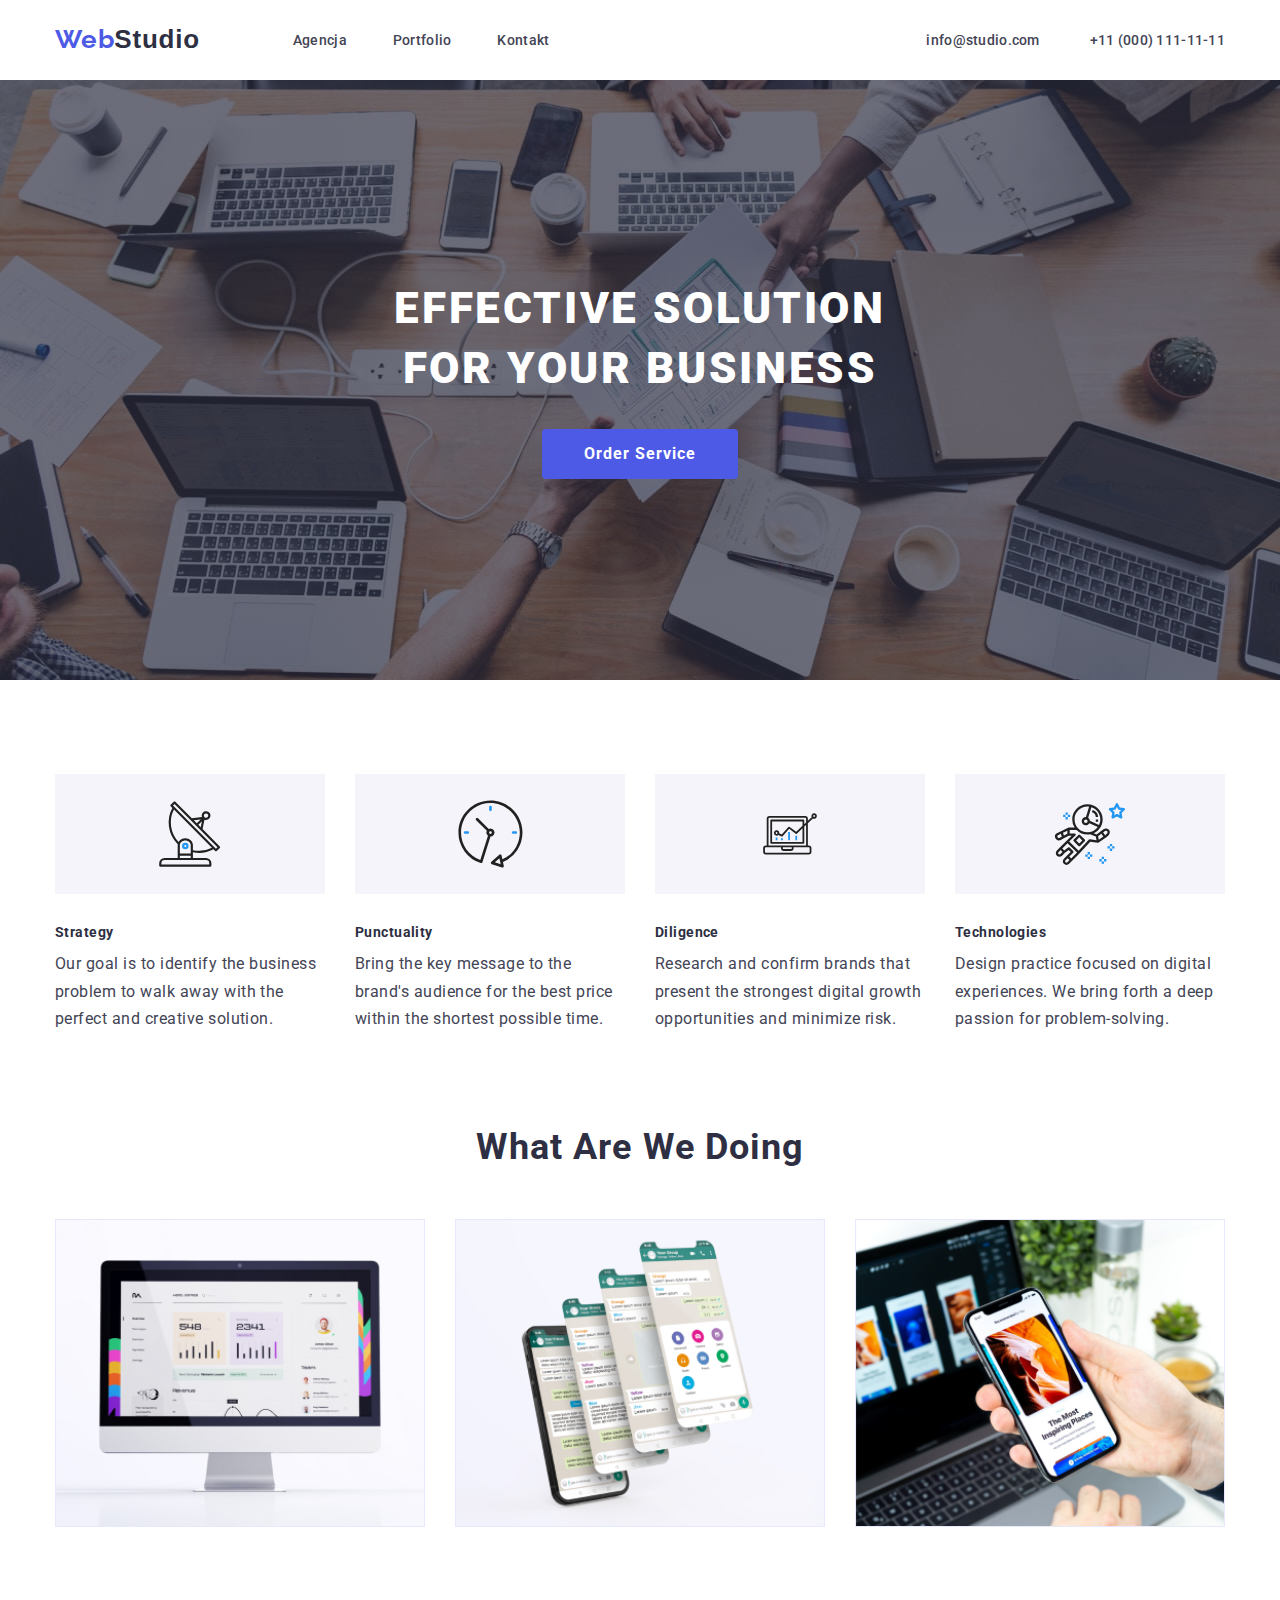
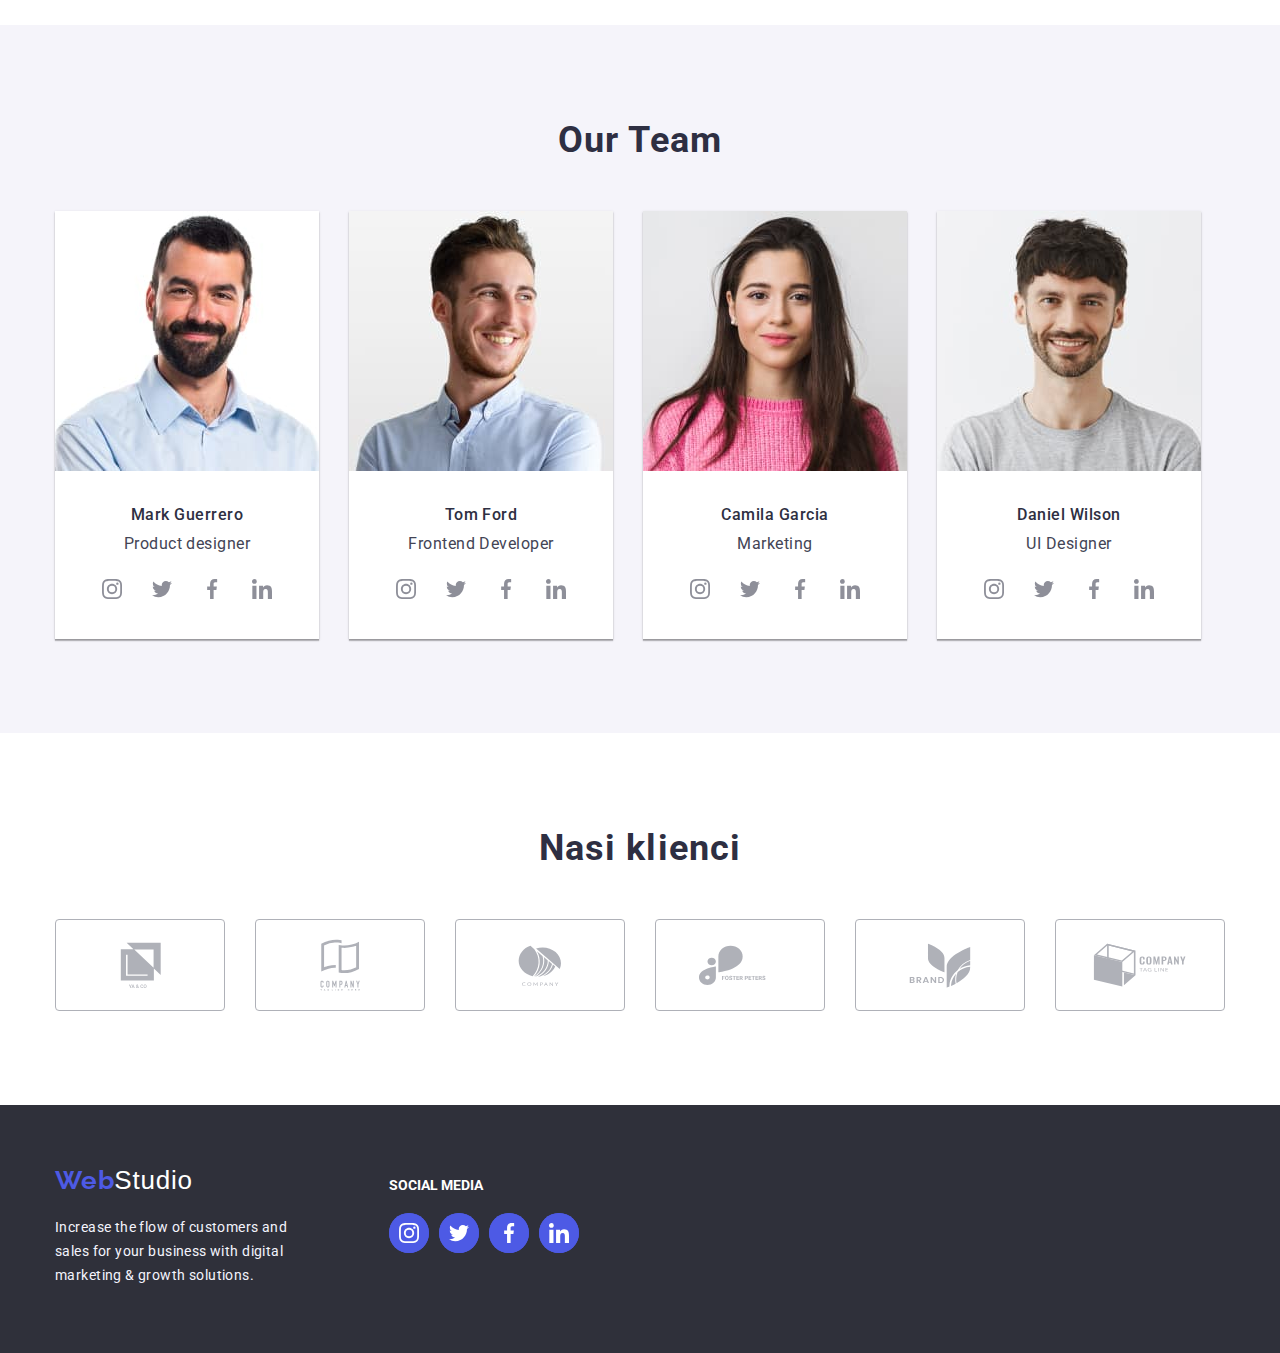
<file: index.html>
<!DOCTYPE html>
<html lang="pl">
  <head>
    <meta charset="UTF-8" />
    <meta http-equiv="x-ua-compatible" content="ie=edge" />
    <meta name="viewport" content="width=device-width, initial-scale=1.0" />
    <title>STUDIO</title>
    <link
      href="https://fonts.googleapis.com/css2?family=Raleway:wght@700&family=Roboto:wght@400;500;700;900&display=swap"
      rel="stylesheet"
    />
    <link rel="stylesheet" href="./CSS/moder-normalize.min.css" />
    <link rel="stylesheet" type="text/css" href="./CSS/styles.css" />
  </head>
  <body>
    <header class="container">
      <div class="logo-nav-link">
        <a href="index.html" class="logo">
          <span class="web">Web</span><span class="studio"><b>Studio</b></span>
        </a>
        <nav>
          <ul class="navigation">
            <li><a href="index.html">Agencja</a></li>
            <li><a href="portfolio.html">Portfolio</a></li>
            <li><a href="index.html">Kontakt</a></li>
          </ul>
        </nav>
      </div>
      <ul class="kontakt-up">
        <li class="email-header-icon">
          <a href="mailto:info@studio.com">info@studio.com</a>
        </li>
        <li class="phone-header-icon">
          <a href="tel:+110001111111"> </a>
          <a href="tel:+110001111111">+11 (000) 111-11-11</a>
        </li>
      </ul>
    </header>
    <main>
      <section class="main-side section">
        <div class="container-main-side">
          <h1>
            <span>Effective Solution</span>
            <span>for Your Business</span>
          </h1>
          <button data-modal-open type="button" class="button-main-side">
            Order Service
          </button>

          <div class="backdrop is-hidden" data-modal>
            <div class="modal">
              <button data-modal-close>
                <svg width="11" height="11">
                  <use href="./images/icons.svg#icon-close"></use>
                </svg>
              </button>
            </div>
          </div>
        </div>
      </section>

      <section class="container">
        <div class="task-list-icon-container">
          <ul class="task-icons">
            <li class="task-icon-card">
              <svg width="65.3" height="70">
                <use href="./images/icons.svg#icon-antena"></use>
              </svg>
            </li>
            <li class="task-icon-card">
              <svg width="66.96" height="70">
                <use href="./images/icons.svg#icon-clock"></use>
              </svg>
            </li>
            <li class="task-icon-card">
              <svg width="70" height="53.69">
                <use href="./images/icons.svg#icon-diagram"></use>
              </svg>
            </li>
            <li class="task-icon-card">
              <svg width="70" height="70">
                <use href="./images/icons.svg#icon-astronaut"></use>
              </svg>
            </li>
          </ul>
        </div>
      </section>
      <section class="container">
        <div class="home-list-container">
          <ul class="home-list">
            <li>
              <h2 class="list-title">Strategy</h2>
              <p class="list-descr">
                Our goal is to identify the business problem to walk away with
                the perfect and creative solution.
              </p>
            </li>
            <li>
              <h2 class="list-title">Punctuality</h2>
              <p class="list-descr">
                Bring the key message to the brand's audience for the best price
                within the shortest possible time.
              </p>
            </li>
            <li>
              <h2 class="list-title">Diligence</h2>
              <p class="list-descr">
                Research and confirm brands that present the strongest digital
                growth opportunities and minimize risk.
              </p>
            </li>
            <li>
              <h2 class="list-title">Technologies</h2>
              <p class="list-descr">
                Design practice focused on digital experiences. We bring forth a
                deep passion for problem-solving.
              </p>
            </li>
          </ul>
        </div>
      </section>

      <section class="task-list section container">
        <div class="task-list-container container">
          <h2 class="task-list-title">What Are We Doing</h2>
          <div class="task-list-pics container">
            <figure class="pics-and-descrb">
              <img
                src="images/img-work-1.jpg"
                alt="view of a hand on a computer keyboard"
                width="370"
              />
            </figure>
            <figure class="pics-and-descrb">
              <img
                src="images/img-work-2.jpg"
                alt="man uses phone and computer"
                width="370"
              />
            </figure>
            <figure class="pics-and-descrb">
              <img
                src="images/img-work-3.jpg"
                alt="tablet view with color palette"
                width="370"
              />
            </figure>
          </div>
        </div>
      </section>
      <section class="crew section">
        <h2 class="crew-title">Our Team</h2>
        <div class="crew-container">
          <ul class="crew-list container">
            <li class="crew-card">
              <img
                src="images/MarkG-1.jpg"
                alt="smiling elegantly dressed man"
                width="270"
                height="260"
              />
              <p class="crew-name">Mark Guerrero</p>
              <p class="crew-position">Product designer</p>
              <ol class="social-crew">
                <li class="icon-crew icon-circle-crew">
                  <a href="index.html">
                    <svg width="20" height="20">
                      <use href="./images/icons.svg#icon-instagram"></use>
                    </svg>
                  </a>
                </li>
                <li class="icon-crew icon-circle-crew">
                  <a href="index.html">
                    <svg width="20" height="20">
                      <use href="./images/icons.svg#icon-twitter"></use>
                    </svg>
                  </a>
                </li>
                <li class="icon-crew icon-circle-crew">
                  <a href="index.html">
                    <svg width="20" height="20">
                      <use href="./images/icons.svg#icon-facebook"></use>
                    </svg>
                  </a>
                </li>
                <li class="icon-crew icon-circle-crew">
                  <a href="index.html">
                    <svg width="20" height="20">
                      <use href="./images/icons.svg#icon-linkedin"></use>
                    </svg>
                  </a>
                </li>
              </ol>
            </li>
            <li class="crew-card">
              <img
                src="images/TomF-2.jpg"
                alt="smiling elegantly dressed man"
                width="270"
                height="260"
              />
              <p class="crew-name">Tom Ford</p>
              <p class="crew-position">Frontend Developer</p>
              <ol class="social-crew">
                <li class="icon-crew icon-circle-crew">
                  <a href="index.html">
                    <svg width="20" height="20">
                      <use href="./images/icons.svg#icon-instagram"></use>
                    </svg>
                  </a>
                </li>
                <li class="icon-crew icon-circle-crew">
                  <a href="index.html">
                    <svg width="20" height="20">
                      <use href="./images/icons.svg#icon-twitter"></use>
                    </svg>
                  </a>
                </li>
                <li class="icon-crew icon-circle-crew">
                  <a href="index.html">
                    <svg width="20" height="20">
                      <use href="./images/icons.svg#icon-facebook"></use>
                    </svg>
                  </a>
                </li>
                <li class="icon-crew icon-circle-crew">
                  <a href="index.html">
                    <svg width="20" height="20">
                      <use href="./images/icons.svg#icon-linkedin"></use>
                    </svg>
                  </a>
                </li>
              </ol>
            </li>
            <li class="crew-card">
              <img
                src="images/CamilaG-3.jpg"
                alt="smiling elegantly dressed woman"
                width="270"
                height="260"
              />
              <p class="crew-name">Camila Garcia</p>
              <p class="crew-position">Marketing</p>
              <ol class="social-crew">
                <li class="icon-crew icon-circle-crew">
                  <a href="index.html">
                    <svg width="20" height="20">
                      <use href="./images/icons.svg#icon-instagram"></use>
                    </svg>
                  </a>
                </li>
                <li class="icon-crew icon-circle-crew">
                  <a href="index.html">
                    <svg width="20" height="20">
                      <use href="./images/icons.svg#icon-twitter"></use>
                    </svg>
                  </a>
                </li>
                <li class="icon-crew icon-circle-crew">
                  <a href="index.html">
                    <svg width="20" height="20">
                      <use href="./images/icons.svg#icon-facebook"></use>
                    </svg>
                  </a>
                </li>
                <li class="icon-crew icon-circle-crew">
                  <a href="index.html">
                    <svg width="20" height="20">
                      <use href="./images/icons.svg#icon-linkedin"></use>
                    </svg>
                  </a>
                </li>
              </ol>
            </li>
            <li class="crew-card">
              <img
                src="images/DanielW-4.jpg"
                alt="smiling man wearing a black t-shirt"
                width="270"
                height="260"
              />
              <p class="crew-name">Daniel Wilson</p>
              <p class="crew-position">UI Designer</p>
              <ol class="social-crew">
                <li class="icon-crew icon-circle-crew">
                  <a href="index.html">
                    <svg width="20" height="20">
                      <use href="./images/icons.svg#icon-instagram"></use>
                    </svg>
                  </a>
                </li>
                <li class="icon-crew icon-circle-crew">
                  <a href="index.html">
                    <svg width="20" height="20">
                      <use href="./images/icons.svg#icon-twitter"></use>
                    </svg>
                  </a>
                </li>
                <li class="icon-crew icon-circle-crew">
                  <a href="index.html">
                    <svg width="20" height="20">
                      <use href="./images/icons.svg#icon-facebook"></use>
                    </svg>
                  </a>
                </li>
                <li class="icon-crew icon-circle-crew">
                  <a href="index.html">
                    <svg width="20" height="20">
                      <use href="./images/icons.svg#icon-linkedin"></use>
                    </svg>
                  </a>
                </li>
              </ol>
            </li>
          </ul>
        </div>
      </section>
      <section class="container">
        <h2 class="clients-title">Nasi klienci</h2>
        <div class="clients-icons-container">
          <ul class="client-list">
            <li class="client-icon-card">
              <a href="index.html">
                <svg width="41" height="46.7">
                  <use href="./images/icons.svg#icon-client1"></use>
                </svg>
              </a>
            </li>
            <li class="client-icon-card">
              <a href="index.html">
                <svg width="40" height="52">
                  <use href="./images/icons.svg#icon-client2"></use>
                </svg>
              </a>
            </li>
            <li class="client-icon-card">
              <a href="index.html">
                <svg width="43.46" height="41.18">
                  <use href="./images/icons.svg#icon-client3"></use>
                </svg>
              </a>
            </li>
            <li class="client-icon-card">
              <a href="index.html">
                <svg width="84.44" height="40.62">
                  <use href="./images/icons.svg#icon-client4"></use>
                </svg>
              </a>
            </li>
            <li class="client-icon-card">
              <a href="index.html">
                <svg width="62.54" height="45.43">
                  <use href="./images/icons.svg#icon-client5"></use>
                </svg>
              </a>
            </li>
            <li class="client-icon-card">
              <a href="index.html">
                <svg width="93.79" height="43.93">
                  <use href="./images/icons.svg#icon-client6"></use>
                </svg>
              </a>
            </li>
          </ul>
        </div>
      </section>
    </main>

    <footer>
      <div class="footer-container container">
        <div class="logo-and-adress">
          <a href="index.html" class="logo-footer">
            <span class="web">Web</span
            ><span class="studio-footer">Studio</span>
          </a>
          <div class="footer-describe">
            <p>
              Increase the flow of customers and sales for your business with
              digital marketing & growth solutions.
            </p>
          </div>
        </div>
        <div class="social-footer-container">
          <h3 class="social-title-footer">Social Media</h3>
          <ul class="footer-icons-container">
            <li class="icons-footer icon-circle">
              <a href="./">
                <svg width="20" height="20">
                  <use href="./images/icons.svg#icon-instagram"></use>
                </svg>
              </a>
            </li>
            <li class="icons-footer icon-circle">
              <a href="./">
                <svg width="20" height="20">
                  <use href="./images/icons.svg#icon-twitter"></use>
                </svg>
              </a>
            </li>
            <li class="icons-footer icon-circle">
              <a href="./">
                <svg width="20" height="20">
                  <use href="./images/icons.svg#icon-facebook"></use>
                </svg>
              </a>
            </li>
            <li class="icons-footer icon-circle">
              <a href="./">
                <svg width="20" height="20">
                  <use href="./images/icons.svg#icon-linkedin"></use>
                </svg>
              </a>
            </li>
          </ul>
        </div>
      </div>
    </footer>
    <script src="./js/modal.js"></script>
  </body>
</html>
</file>
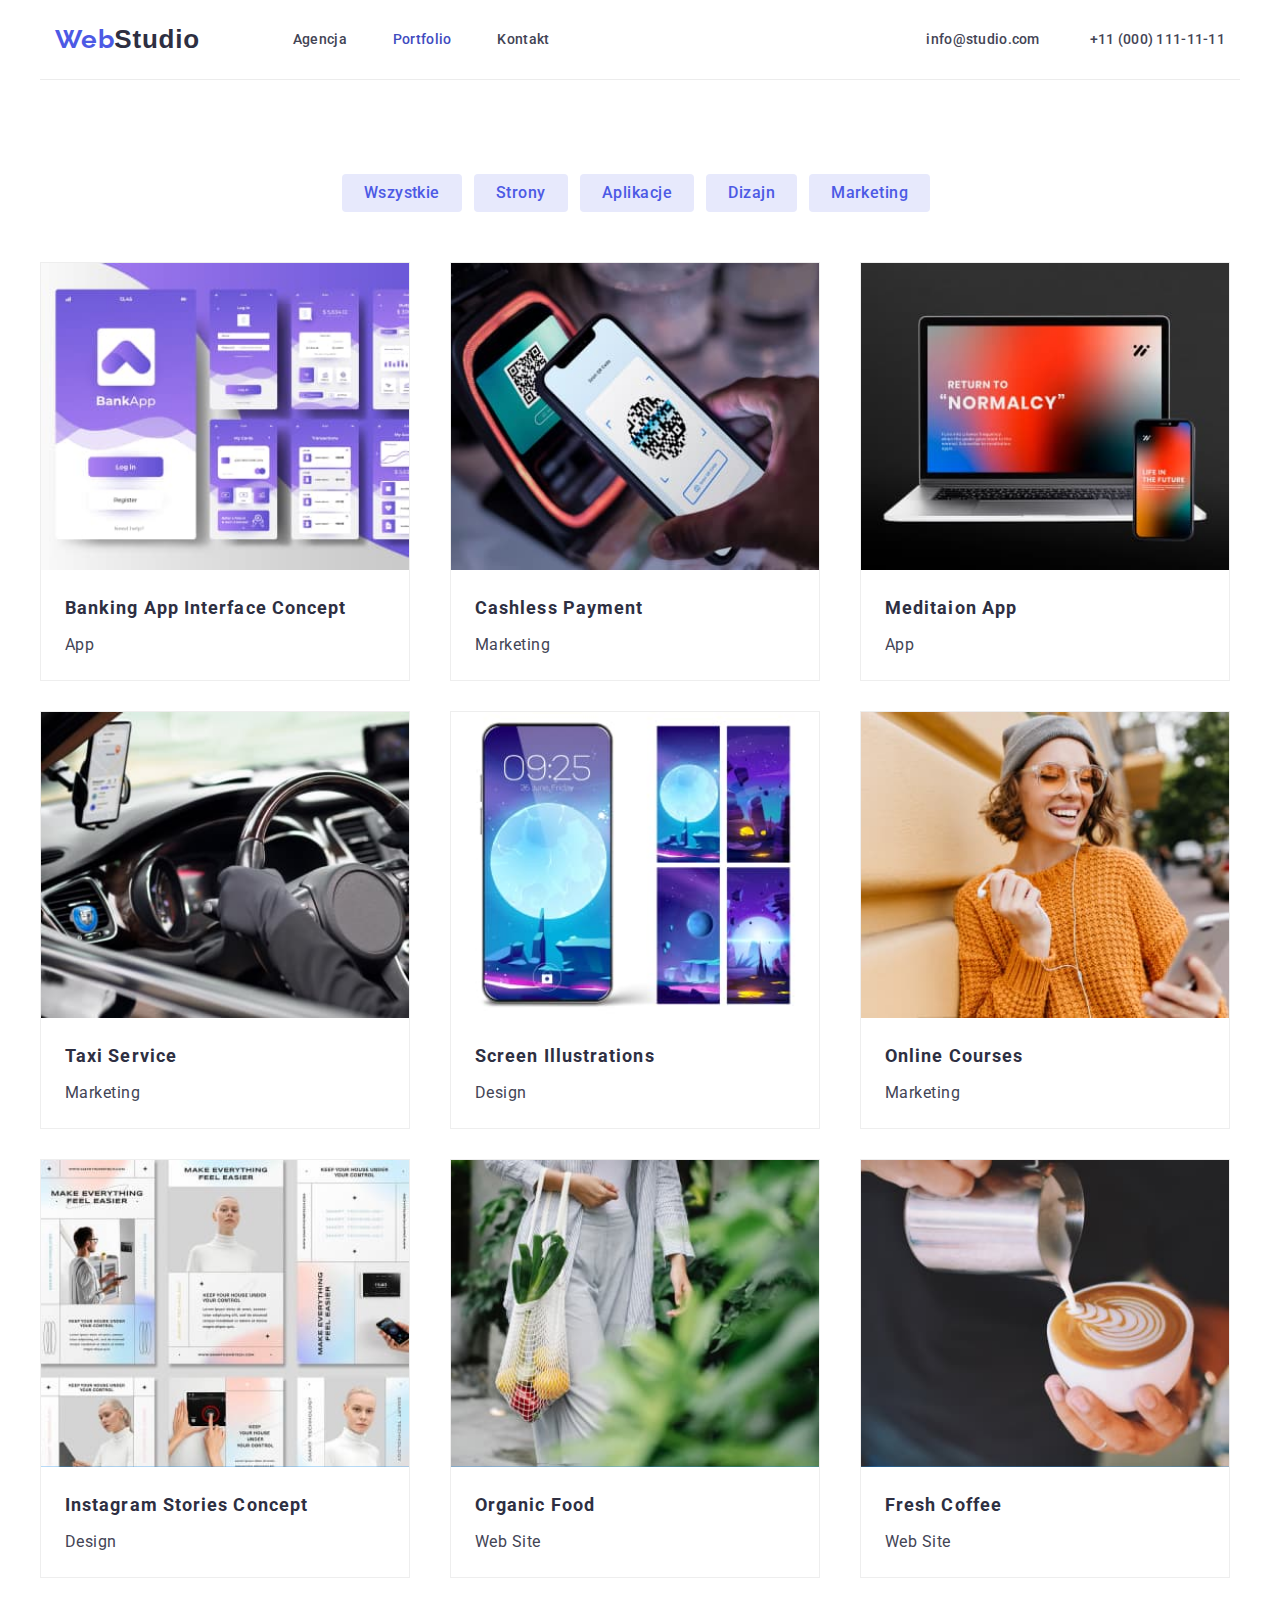
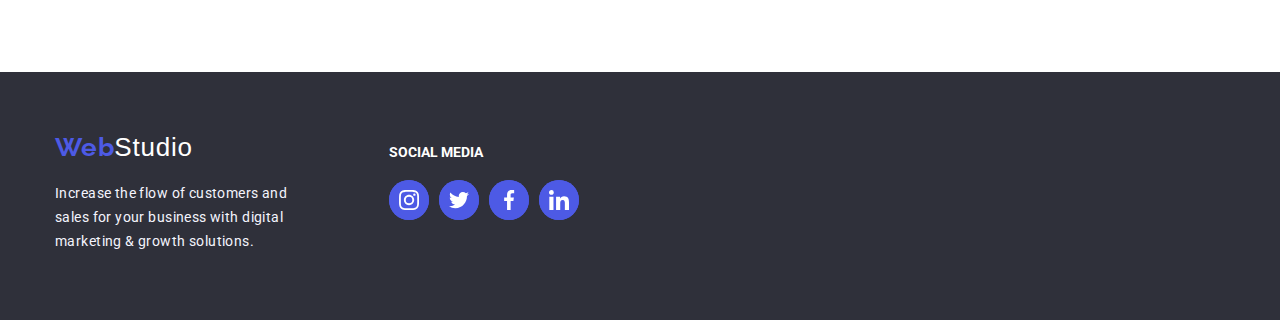
<file: portfolio.html>
<!DOCTYPE html>
<html lang="pl">
  <head>
    <meta charset="UTF-8" />
    <meta http-equiv="X-UA-Compatible" content="IE=edge" />
    <meta name="viewport" content="width=device-width, initial-scale=1.0" />
    <title>Portfolio</title>
    <link
      rel="stylesheet"
      href="https://cdnjs.cloudflare.com/ajax/libs/modern-normalize/1.0.0/modern-normalize.min.css"
    />
    <link rel="stylesheet" type="text/css" href="CSS/styles.css" />
    <link rel="preconnect" href="https://fonts.googleapis.com" />
    <link rel="preconnect" href="https://fonts.gstatic.com" crossorigin />
    <link
      href="https://fonts.googleapis.com/css2?family=Raleway:wght@700&family=Roboto:wght@400;500;700;900&display=swap"
      rel="stylesheet"
    />
  </head>
  <body>
    <header class="container portfolio">
      <div class="logo-nav-link">
        <a href="./" class="logo">
          <span class="web">Web</span><span class="studio"><b>Studio</b></span>
        </a>
        <nav>
          <ul class="navigation">
            <li><a href="./">Agencja</a></li>
            <li class="active"><a href="portfolio.html">Portfolio</a></li>
            <li><a href="./">Kontakt</a></li>
          </ul>
        </nav>
      </div>
      <ul class="kontakt-up">
        <li class="email-header-icon">
          <a href="mailto:info@studio.com">info@studio.com</a>
        </li>
        <li class="phone-header-icon">
          <a href="tel:+110001111111"> </a>
          <a href="tel:+110001111111">+11 (000) 111-11-11</a>
        </li>
      </ul>
    </header>
    <main>
      <div class="filter-container container">
        <ul class="filter">
          <li>
            <button type="button" class="button-filter">Wszystkie</button>
          </li>
          <li>
            <button type="button" class="button-filter">Strony</button>
          </li>
          <li>
            <button type="button" class="button-filter">Aplikacje</button>
          </li>
          <li>
            <button type="button" class="button-filter">Dizajn</button>
          </li>
          <li>
            <button type="button" class="button-filter">Marketing</button>
          </li>
        </ul>
      </div>

      <div class="brand-container container section">
        <figure class="brand-card">
          <div class="brand-pics-container">
            <img
              src="./images/portf-1.jpg"
              alt="monitor wyświetla meny. 3 zdjęcia z podpisami"
            />
            <p class="card-descr">
              14 Stylish and User-Friendly App Design Concepts · Task Manager
              App · Calorie Tracker App · Exotic Fruit Ecommerce App · Cloud
              Storage App
            </p>
          </div>
          <figcaption>
            <p class="brand-task">Banking App Interface Concept</p>
            <p class="brand-task-descr">App</p>
          </figcaption>
        </figure>
        <figure class="brand-card">
          <div class="brand-pics-container">
            <img
              src="./images/portf-2.jpg"
              alt=" grafika z dwoma graczami koszykówki walczącymi o piłkę"
            />
            <p class="card-descr">
              14 Stylish and User-Friendly App Design Concepts · Task Manager
              App · Calorie Tracker App · Exotic Fruit Ecommerce App · Cloud
              Storage App
            </p>
          </div>
          <figcaption>
            <p class="brand-task">Cashless Payment</p>
            <p class="brand-task-descr">Marketing</p>
          </figcaption>
        </figure>
        <figure class="brand-card">
          <div class="brand-pics-container">
            <img src="./images/portf-3.jpg" alt="logo restauracji Seafood" />
            <p class="card-descr">
              14 Stylish and User-Friendly App Design Concepts · Task Manager
              App · Calorie Tracker App · Exotic Fruit Ecommerce App · Cloud
              Storage App
            </p>
          </div>
          <figcaption>
            <p class="brand-task">Meditaion App</p>
            <p class="brand-task-descr">App</p>
          </figcaption>
        </figure>
        <figure class="brand-card">
          <div class="brand-pics-container">
            <img src="./images/portf-4.jpg" alt="czarne słuchawki nauszne" />
            <p class="card-descr">
              14 Stylish and User-Friendly App Design Concepts · Task Manager
              App · Calorie Tracker App · Exotic Fruit Ecommerce App · Cloud
              Storage App
            </p>
          </div>
          <figcaption>
            <p class="brand-task">Taxi Service</p>
            <p class="brand-task-descr">Marketing</p>
          </figcaption>
        </figure>
        <figure class="brand-card">
          <div class="brand-pics-container">
            <img src="./images/portf-5.jpg" alt=" Projekt dwóch pudełek" />
            <p class="card-descr">
              14 Stylish and User-Friendly App Design Concepts · Task Manager
              App · Calorie Tracker App · Exotic Fruit Ecommerce App · Cloud
              Storage App
            </p>
          </div>
          <figcaption>
            <p class="brand-task">Screen Illustrations</p>
            <p class="brand-task-descr">Design</p>
          </figcaption>
        </figure>
        <figure class="brand-card">
          <div class="brand-pics-container">
            <img
              src="./images/portf-6.jpg"
              alt="monitor z projektem strony web"
            />
            <p class="card-descr">
              14 Stylish and User-Friendly App Design Concepts · Task Manager
              App · Calorie Tracker App · Exotic Fruit Ecommerce App · Cloud
              Storage App
            </p>
          </div>
          <figcaption>
            <p class="brand-task">Online Courses</p>
            <p class="brand-task-descr">Marketing</p>
          </figcaption>
        </figure>
        <figure class="brand-card">
          <div class="brand-pics-container">
            <img src="./images/portf-7.jpg" alt="projekt książki" />
            <p class="card-descr">
              14 Stylish and User-Friendly App Design Concepts · Task Manager
              App · Calorie Tracker App · Exotic Fruit Ecommerce App · Cloud
              Storage App
            </p>
          </div>
          <figcaption>
            <p class="brand-task">Instagram Stories Concept</p>
            <p class="brand-task-descr">Design</p>
          </figcaption>
        </figure>
        <figure class="brand-card">
          <div class="brand-pics-container">
            <img src="./images/portf-8.jpg" alt="projekt etykietki" />
            <p class="card-descr">
              14 Stylish and User-Friendly App Design Concepts · Task Manager
              App · Calorie Tracker App · Exotic Fruit Ecommerce App · Cloud
              Storage App
            </p>
          </div>
          <figcaption>
            <p class="brand-task">Organic Food</p>
            <p class="brand-task-descr">Web Site</p>
          </figcaption>
        </figure>
        <figure class="brand-card">
          <div class="brand-pics-container">
            <img
              src="./images/portf-9.jpg"
              alt="laptopn, ręce na klawiaturze, na monitorze projekt aplikacji"
            />
            <p class="card-descr">
              14 Stylish and User-Friendly App Design Concepts · Task Manager
              App · Calorie Tracker App · Exotic Fruit Ecommerce App · Cloud
              Storage App
            </p>
          </div>
          <figcaption>
            <p class="brand-task">Fresh Coffee</p>
            <p class="brand-task-descr">Web Site</p>
          </figcaption>
        </figure>
      </div>
    </main>

    <footer>
      <div class="footer-container container">
        <div class="logo-and-adress">
          <a href="./" class="logo-footer">
            <span class="web">Web</span
            ><span class="studio-footer">Studio</span>
          </a>
          <div class="footer-describe">
            <p>
              Increase the flow of customers and sales for your business with
              digital marketing & growth solutions.
            </p>
          </div>
        </div>
        <div class="social-footer-container">
          <h3 class="social-title-footer">Social Media</h3>
          <ul class="footer-icons-container">
            <li class="icons-footer icon-circle">
              <a href="index.html">
                <svg width="20" height="20">
                  <use href="./images/icons.svg#icon-instagram"></use>
                </svg>
              </a>
            </li>
            <li class="icons-footer icon-circle">
              <a href="index.html">
                <svg width="20" height="20">
                  <use href="./images/icons.svg#icon-twitter"></use>
                </svg>
              </a>
            </li>
            <li class="icons-footer icon-circle">
              <a href="index.html">
                <svg width="20" height="20">
                  <use href="./images/icons.svg#icon-facebook"></use>
                </svg>
              </a>
            </li>
            <li class="icons-footer icon-circle">
              <a href="index.html">
                <svg width="20" height="20">
                  <use href="./images/icons.svg#icon-linkedin"></use>
                </svg>
              </a>
            </li>
          </ul>
        </div>
      </div>
    </footer>
    <script src="./js/modal.js"></script>
  </body>
</html>
</file>
<file: CSS/styles.css>
:root {
  --icon-client-color: rgba(142, 143, 153, 1);
  --icon-kontakt-color: rgba(117, 117, 117, 1);
  --logo-web-color: rgba(77, 90, 229, 1);
  --button-color: rgba(245, 244, 250, 1);
  --button-color-porfolio: rgba(231, 233, 252, 1);
  --button-color-main-side: rgba(77, 90, 229, 1);
  --hover-focus-color: rgba(64, 75, 191, 1);
  --font-color-basic: rgba(46, 47, 66, 1);
  --font-color-active: rgba(64, 75, 191, 1);
  --font-color-describe: rgba(67, 68, 85, 1);
  --font-color-special: rgba(255, 255, 255, 1);
  --font-color-footer: rgba(244, 244, 253, 1);
  --font-color-btn-portf: rgba(77, 90, 229, 1);
  --background-sides-element-color: rgba(47, 48, 58, 1);
  --background-color-crew: rgba(245, 244, 250, 1);
  --background-color-crew-card: rgba(255, 255, 255, 1);
  --background-color-brand-card: rgba(255, 255, 255, 1);
  --background-color-icons: rgba(245, 244, 250, 1);
  --background-color-icons-footer: rgba(77, 90, 229, 1);
  --background-color-icons-footer-hover: rgba(49, 208, 170, 1);
  --background-color-cirkle-footer: rgba(255, 255, 255, 0.1);
  --background-color-decription: rgba(47, 48, 58, 0.8);
  --background-color-modal: rgba(255, 255, 255, 1);
  --border-color-brand-card: rgba(238, 238, 238, 1);
  --box-shadow-crew: 0px 1px 3px rgba(0, 0, 0, 0.12),
    0px 1px 1px rgba(0, 0, 0, 0.14), 0px 2px 1px rgba(0, 0, 0, 0.2);
  --box-shadow-brand-card: 0px 1px 3px rgba(0, 0, 0, 0.12),
    0px 1px 1px rgba(0, 0, 0, 0.14), 0px 2px 1px rgba(0, 0, 0, 0.2);
  --box-shadow-button-filter: 0px 3px 1px rgba(0, 0, 0, 0.1),
    0px 1px 2px rgba(0, 0, 0, 0.08), 0px 2px 2px rgba(0, 0, 0, 0.12);
}
*,
*::before,
*::after {
  box-sizing: border-box;
  padding: 0;
  margin: 0;
}
body {
  font-family: "roboto", sans-serif;
  color: var(--font-color-basic);
}
.container {
  width: 100%;
  max-width: 1200px;
  margin: 0 auto;
  padding: 0 15px;
}
.section {
  padding: 94px 0;
}
/* LOGO */
.logo {
  font-size: 26px;
  display: flex;
  justify-content: center;
  padding-top: 24px;
  padding-bottom: 25px;
  margin-right: 93px;
}
.web {
  font-family: Raleway, sans-serif;
  font-weight: 700;
  color: var(--logo-web-color);
  line-height: 1.17;
  letter-spacing: 0.03em;
}
.studio,
.studio-footer {
  font-family: Oleo Script, sans-serif;
  font-weight: 400;
  color: var(--font-color-basic);
  line-height: 1.17;
  letter-spacing: 0.03em;
}
.studio-footer {
  color: var(--font-color-special);
}
/* HEADER */
.header-container {
  display: flex;
  align-items: center;
}
header {
  position: relative;
  display: flex;
  justify-content: space-between;
  align-items: center;
  height: 80px;
}

.portfolio {
  border-bottom: 1px solid rgba(236, 236, 236, 1);
}
.navigation li a {
  position: relative;
  text-decoration: none;
}
.navigation li a::after {
  content: "";
  position: absolute;
  left: 0;
  bottom: -35px;
  height: 4px;
  background-color: var(--hover-focus-color);
  border-radius: 2px;
  width: 0;
  transition: width 0.25s cubic-bezier(0.4, 0, 0.2, 1);
}
.navigation li:first-child a: {
  position: relative;
  color: #404bbf;
  transition: color 250ms cubic-bezier(0.4, 0, 0.2, 1);
}
.navigation li:first-child a::after {
  content: "";
  position: absolute;
  left: 0;
  height: 4px;
  background-color: #404bbf;
  border-radius: 2px;
  transition: width 0.25s cubic-bezier(0.4, 0, 0.2, 1);
}
.navigation li a:hover::after {
  width: 100%;
}
.logo-nav-link {
  display: flex;
  align-items: center;
}
a:link {
  text-decoration: none;
  font-weight: 500;
  color: var(--font-color-describe);
  line-height: 1.17;
  letter-spacing: 0.02em;
}
.navigation,
a:visited {
  font-weight: 500;
  font-size: 14px;
  color: inherit;
  list-style: none;
  line-height: 1.17;
  letter-spacing: 0.02em;
}
.logo-nav-link,
.navigation {
  display: flex;
}
.navigation li,
.navigation li:not(:last-child) {
  margin-right: 46px;
}
.kontakt-up {
  font-size: 14px;
  font-weight: 500;
  display: flex;
  align-items: center;
  margin-left: auto;
  list-style: none;
  line-height: 1.17;
  letter-spacing: 0.03em;
}

.kontakt-up li:first-child {
  margin-right: 50px;
}
.kontakt {
  color: var(--font-color-describe);
  list-style: none;
  font-family: inherit;
  font-size: 14px;
  line-height: 1.17;
  letter-spacing: 0.02em;
}

a:hover,
a:focus {
  color: var(--hover-focus-color);
  transition: width 0.25s cubic-bezier(0.4, 0, 0.2, 1),
    color 0.25s cubic-bezier(0.4, 0, 0.2, 1);
}
.active a {
  color: var(--font-color-active);
}

/* FOOTER */
footer {
  background-color: var(--background-sides-element-color);
  color: var(--font-color-special);
  display: block;
  margin: 0;
}
.footer-container {
  display: grid;
  grid-template-columns: 1fr 1fr;
  display: flex;
  justify-content: space-between;
  align-items: flex-start;
  flex-wrap: wrap;
}
.logo-footer {
  font-size: 26px;
  padding: 60px 0 0;
  margin-bottom: 20px;
}
.logo-and-adress {
  display: flex;
  flex-direction: column;
  align-items: flex-start;
  margin-inline-end: auto;
}
.address > ul {
  font-family: inherit;
  font-weight: inherit;
  color: var(--font-color-special);
  line-height: 1.71;
  letter-spacing: 0.03em;
}

.footer-describe {
  font-size: 14px;
  list-style: none;
  color: var(--font-color-footer);
  padding-bottom: 60px;
  line-height: 1.71;
  letter-spacing: 0.03em;
  width: 264px;
}

.social-footer-container {
  fill: var(--font-color-special);
  flex: 1;
  padding-top: 72px;
  margin-inline-start: 70px;
  padding-bottom: 100px;
}
.social-title-footer {
  font-family: inherit;
  color: var(--font-color-special);
  font-size: 14px;
  font-weight: 700;
  margin-bottom: 20px;
  text-transform: uppercase;
  justify-content: flex-start;
}
.footer-icons-container {
  display: flex;
  list-style: none;
  padding: 0;
  margin: 0;
}
.footer-icons-container li {
  margin-right: 10px;
}
.footer-icons-container li:last-child {
  margin-right: 0;
}
.icons-footer a {
  fill: var(--font-color-special);
  display: flex;
  justify-content: center;
  align-items: flex-start;
  cursor: pointer;
}

.icon-circle,
.icon-circle a {
  display: flex;
  align-items: center;
  justify-content: center;
  width: 40px;
  height: 40px;
  border-radius: 50%;
  background-color: var(--background-color-icons-footer);
  cursor: pointer;
  transition: 250ms cubic-bezier(0.4, 0, 0.2, 1);
}
.icon-circle:hover,
.icon-circle:focus,
.icon-circle a:hover,
.icon-circle a:focus {
  background-color: var(--background-color-icons-footer-hover);
  transition: width 0.25s cubic-bezier(0.4, 0, 0.2, 1),
    background-color 0.25s cubic-bezier(0.4, 0, 0.2, 1);
}
/* INDEX */
.container-main-side {
  display: block;
  height: 600px;
  max-width: 1600px;
  margin: 0 auto;
}
.main-side {
  font-family: inherit;
  text-align: center;
  align-items: center;
  height: 600px;
  margin: 0 auto;
  background-image: linear-gradient(
      to bottom,
      rgba(46, 47, 66, 0.7),
      rgba(46, 47, 66, 0.7)
    ),
    url(../images/img-overlay.jpg);
  background-repeat: no-repeat;
  background-position: center;
  background-size: cover;
  max-width: 1600px;
}
h1 {
  font-size: 44px;
  font-family: inherit;
  color: var(--font-color-special);
  text-transform: uppercase;
  font-weight: 900;
  padding-top: 105px;
  line-height: 1.36;
  letter-spacing: 0.06em;
}
h1 span {
  display: block;
}
.button-main-side {
  background-color: var(--button-color-main-side);
  color: var(--font-color-special);
  font-size: 16px;
  font-weight: 700;
  cursor: pointer;
  border: none;
  border-radius: 4px;
  padding: 10px 42px;
  margin-top: 30px;
  line-height: 1.87;
  letter-spacing: 0.06em;
  transition: background-color 250ms cubic-bezier(0.4, 0, 0.2, 1);
}
button.button-main-side:hover {
  background-color: var(--hover-focus-color);
  color: var(--font-color-special);
  box-shadow: 0px 4px 4px 0px rgba(0, 0, 0, 0.15);
}
/* MODAL -------------------------------------------------
 */
.is-hidden {
  visibility: hidden;
  opacity: 0;
  pointer-events: none;
  transition: transform 0.3s ease-out;
  transition-property: visibility, opacity;
}
.backdrop {
  position: fixed;
  left: 0;
  right: 0;
  top: 0;
  bottom: 0;
  width: 100%;
  height: 100%;
  background-color: rgba(0, 0, 0, 0.2);
}
.modal {
  position: absolute;
  left: 50%;
  top: 50%;
  width: 528px;
  height: 581px;
  background: #ffffff;
  box-shadow: 0px 1px 3px rgba(0, 0, 0, 0.12), 0px 1px 1px rgba(0, 0, 0, 0.14),
    0px 2px 1px rgba(0, 0, 0, 0.2);
  border-radius: 4px;
  transform: translate(-50%, -50%);
  transition: transform 0.3s ease-out;
}
.modal [data-modal-close] {
  position: fixed;
  box-sizing: border-box;
  top: 8px;
  right: 8px;
  width: 30px;
  height: 30px;
  background-color: transparent;
  border: 1px solid rgba(0, 0, 0, 0.1);
  border-radius: 50%;
  cursor: pointer;
  justify-content: center;
  z-index: 1;
}
.is-hidden .modal {
  transform: translate(0%, -1000%) scale(0);
  transition: transform 0.3s ease-out;
}
/* ------------------------------------------- */
.task-icons {
  display: flex;
  justify-content: center;
  list-style: none;
  gap: 30px;
}
.task-icon-card {
  display: flex;
  justify-content: center;
  align-items: center;
  background-color: var(--background-color-icons);
  padding: 25px 0;
  width: 270px;
  margin-top: 94px;
}
.home-list-container {
  margin-top: 30px;
}
ul.home-list {
  list-style: none;
  display: flex;
  flex-wrap: nowrap;
  gap: 30px;
  padding-left: 0;
  justify-content: center;
}
.list-title {
  font-size: 14px;
  font-weight: 700;
  align-content: center;
  line-height: 1.17;
  letter-spacing: 0.03em;
}
.list-descr {
  font-size: 16px;
  color: var(--font-color-describe);
  margin-top: 10px;
  line-height: 1.71;
  letter-spacing: 0.03em;
  width: 270px;
}
.task-list-container {
  display: inline-block;
}
.task-list-title {
  font-size: 36px;
  font-weight: 700;
  text-align: center;
  margin-bottom: 50px;
  line-height: 1.17;
  letter-spacing: 0.03em;
}
.task-list-pics {
  display: flex;
  justify-content: center;
  gap: 30px;
}
.pics-and-descrb {
  position: relative;
  z-index: -1;
}
.description {
  font-family: inherit;
  font-size: 14px;
  text-transform: uppercase;
  font-weight: 700;
  letter-spacing: 0.03em;
  line-height: 1.17;
  text-align: center;
  position: absolute;
  color: var(--font-color-special);
  bottom: 0;
  left: 0;
  height: 70px;
  width: 100%;
  background-color: var(--background-color-decription);
  color: #fff;
}
.task-list-pics figure {
  display: flex;
  align-items: center;
}

.crew {
  background-color: var(--background-color-crew);
  text-align: center;
}
.crew-title {
  font-size: 36px;
  font-weight: 700;
  margin-bottom: 50px;
  line-height: 1.17;
  letter-spacing: 0.03em;
}
.crew-list {
  display: flex;
  list-style: none;
  gap: 30px;
}
.crew-card {
  background: var(--background-color-crew-card);
  box-shadow: var(--box-shadow-crew);
  justify-content: center;
}
.crew-card img {
  width: 100%;
}
.crew-card a {
  line-height: 0;
}
.crew-name {
  font-size: 16px;
  font-weight: 500;
  margin-top: 30px;
  text-align: center;
  line-height: 1.17;
  letter-spacing: 0.03em;
}
.crew-position {
  font-size: 16px;
  color: var(--font-color-describe);
  text-align: center;
  margin-top: 10px;
  margin-bottom: 16px;
  line-height: 1.17;
  letter-spacing: 0.03em;
}
.social-crew {
  list-style: none;
  display: flex;
  justify-content: center;
  gap: 10px;
  padding-bottom: 30px;
  padding-left: 32px;
  padding-right: 32px;
}
.icon-crew svg {
  fill: var(--icon-client-color);
  cursor: pointer;
}
.icon-crew:hover svg,
.icon-crew:focus svg {
  fill: var(--font-color-special);
}
.icon-crew:hover,
.icon-crew:focus {
  background-color: var(--hover-focus-color);
  display: flex;
  align-items: center;
  justify-content: center;
  border-radius: 50%;
}
.icon-circle-crew,
.icon-circle-crew a {
  display: flex;
  background-color: transparent;
  align-items: center;
  justify-content: center;
  width: 40px;
  height: 40px;
  border-radius: 50%;
  cursor: pointer;
  transition: width 0.25s cubic-bezier(0.4, 0, 0.2, 1),
    background-color 0.25s cubic-bezier(0.4, 0, 0.2, 1);
}
.clients-title {
  font-size: 36px;
  font-weight: 700;
  line-height: 1.17;
  letter-spacing: 0.03em;
  margin-bottom: 50px;
  margin-top: 94px;
  text-align: center;
}

.client-list {
  list-style: none;
  display: flex;
  justify-content: center;
  gap: 30px;
  margin-bottom: 94px;
}

.client-icon-card,
.client-icon-card a {
  display: flex;
  justify-content: center;
  align-items: center;
  border-radius: 4px;
  width: 170px;
  height: 92px;
}

.client-icon-card {
  border: 1px solid #afb1b8;
}

.client-icon-card svg {
  fill: rgba(175, 177, 184, 1);
  transition: fill 0.25s cubic-bezier(0.4, 0, 0.2, 1);
}

.client-icon-card:hover,
.client-icon-card:focus {
  fill: var(--hover-focus-color);
  border: 1px solid var(--hover-focus-color);
  cursor: pointer;
}
.client-icon-card:hover svg,
.client-icon-card:focus svg {
  fill: var(--hover-focus-color);
}

/* PORTFOLIO */
.filter-container {
  display: flex;
  justify-content: center;
  align-items: center;
  padding-top: 94px;
}
.filter {
  list-style: none;
  font-family: inherit;
}
.filter li {
  display: inline-block;
  margin-right: 8px;
}
.filter li:not(:last-child) {
  margin-right: 8px;
}
.button-filter {
  font-size: 16px;
  font-weight: 500;
  font-family: inherit;
  color: var(--font-color-btn-portf);
  background-color: var(--button-color-porfolio);
  padding: 6px 22px 6px 22px;
  border: none;
  border-radius: 4px;
  cursor: pointer;
  line-height: 1.625;
  letter-spacing: 0.03em;
  transition: width 0.25s cubic-bezier(0.4, 0, 0.2, 1),
    color 0.25s cubic-bezier(0.4, 0, 0.2, 1),
    background-color 0.25s cubic-bezier(0.4, 0, 0.2, 1),
    box-shadow 0.25s cubic-bezier(0.4, 0, 0.2, 1);
}
button.button-filter:hover,
button.button-filter:focus {
  background-color: var(--hover-focus-color);
  color: var(--font-color-special);
  box-shadow: var(--box-shadow-button-filter);
  border-radius: 4px;
}

.brand-container {
  margin-top: 50px;
  padding-top: 0;
  display: grid;
  grid-template-columns: repeat(3, 1fr);
  grid-template-rows: repeat(3, auto);
  gap: 30px;
}
.brand-card {
  border: 1px solid var(--border-color-brand-card);
  box-sizing: border-box;
  width: 370px;
}
.brand-pics-container {
  background-color: var(--background-color-brand-card);
  cursor: pointer;
  position: relative;
  overflow: hidden;
  padding: 0;
}
.brand-card:hover,
.brand-cardr:focus {
  background: var(--background-color-brand-card);
  box-shadow: var(--box-shadow-brand-card);
  border-radius: 0px 0px 4px 4px;
  transition: width 0.25s cubic-bezier(0.4, 0, 0.2, 1),
    box-shadow 0.25s cubic-bezier(0.4, 0, 0.2, 1);
}
.brand-pics-container:hover > .card-descr,
.brand-card:hover .card-descr {
  transform: translateY(0);
}
.brand-card:hover .card-descr::before {
  content: "";
  position: absolute;
  width: 100%;
  height: 100%;
  top: 0;
  left: 0;
  background-color: var(--hover-focus-color);
  transform: translateY(100%);
  transition: transform 0.3s ease-in;
}
.brand-pics-container > img {
  display: block;
  object-fit: cover;
  width: 100%;
}
.card-descr {
  font-family: inherit;
  font-size: 18px;
  line-height: 28px;
  color: var(--font-color-special);
  letter-spacing: 0.03em;
  width: 370px;
  padding-left: 24px;
  padding-right: 45px;
  padding-top: 49px;
  padding-bottom: 49px;
  position: absolute;
  left: 0;
  right: 0;
  top: 0;
  bottom: 0;
  background: rgba(33, 150, 243, 0.9);
  transform: translateY(100%);
  transition: transform 0.3s ease-in;
}
.brand-task {
  font-size: 18px;
  font-weight: 700;
  font-family: inherit;
  margin-top: 20px;
  padding-left: 24px;
  line-height: 2;
  letter-spacing: 0.06em;
}
.brand-task-descr {
  font-size: 16px;
  font-family: inherit;
  color: var(--font-color-describe);
  margin-top: 4px;
  padding: 0 0 20px 24px;
  line-height: 1.87;
  letter-spacing: 0.03em;
}
</file>
